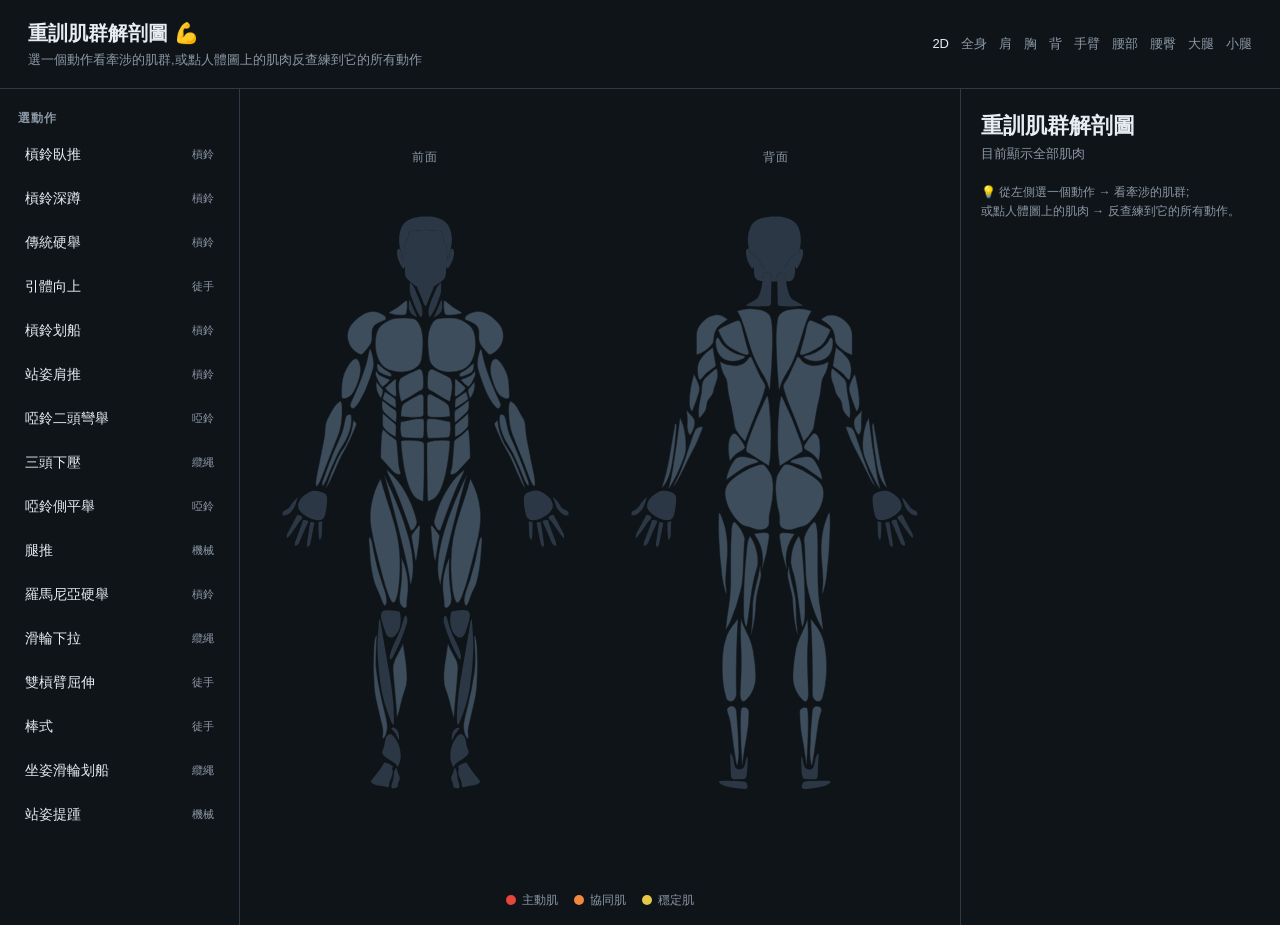
<file: index.html>
<!DOCTYPE html>
<html lang="zh-Hant">
<head>
  <meta charset="UTF-8">
  <meta name="viewport" content="width=device-width, initial-scale=1.0">
  <title>重訓肌群解剖圖</title>
  <link rel="stylesheet" href="style.css">
</head>
<body>
  <header style="display:flex;justify-content:space-between;align-items:center;">
    <div>
      <h1>重訓肌群解剖圖 💪</h1>
      <p>選一個動作看牽涉的肌群,或點人體圖上的肌肉反查練到它的所有動作</p>
    </div>
    <nav class="nav3d">
      <a href="index.html" class="active">2D</a>
      <a href="fullbody3d.html">全身</a>
      <a href="shoulder3d.html">肩</a>
      <a href="chest3d.html">胸</a>
      <a href="back3d.html">背</a>
      <a href="arm3d.html">手臂</a>
      <a href="waist3d.html">腰部</a>
      <a href="waistglute3d.html">腰臀</a>
      <a href="thigh3d.html">大腿</a>
      <a href="calf3d.html">小腿</a>
    </nav>
  </header>

  <div class="layout">
    <!-- 左:動作清單 -->
    <aside class="sidebar">
      <h3>選動作</h3>
      <div id="exercise-list"></div>
    </aside>

    <!-- 中:人體圖(前/後視圖並排) -->
    <main class="stage">
      <div id="body-container"></div>
      <div class="legend">
        <span><i class="dot primary" style="width:10px;height:10px;border-radius:50%;margin-right:6px"></i>主動肌</span>
        <span><i class="dot synergist" style="width:10px;height:10px;border-radius:50%;margin-right:6px"></i>協同肌</span>
        <span><i class="dot stabilizer" style="width:10px;height:10px;border-radius:50%;margin-right:6px"></i>穩定肌</span>
      </div>
    </main>

    <!-- 右:資訊面板 -->
    <aside class="panel-wrap">
      <div id="panel"></div>
    </aside>
  </div>

  <script type="module" src="app.js"></script>
</body>
</html>
</file>
<file: style.css>
:root {
  --bg: #0f1419;
  --panel-bg: #1a2129;
  --card: #222b35;
  --border: #2e3a46;
  --text: #e6edf3;
  --text-dim: #8b98a5;

  /* 三色語意:主動 / 協同 / 穩定 */
  --primary: #e8453c;
  --synergist: #f0883e;
  --stabilizer: #e3c84a;

  --base-fill: #2b3744;
  --muscle-fill: #3d4d5c;
}

* { box-sizing: border-box; margin: 0; padding: 0; }

body {
  font-family: -apple-system, "PingFang TC", "Microsoft JhengHei", sans-serif;
  background: var(--bg);
  color: var(--text);
  line-height: 1.5;
}

header {
  padding: 18px 28px;
  border-bottom: 1px solid var(--border);
}
header h1 { font-size: 20px; font-weight: 700; }
header p { font-size: 13px; color: var(--text-dim); margin-top: 2px; }

/* 頂部導覽(2D / 3D 各頁共用) */
.nav3d { display: flex; gap: 12px; font-size: 13px; }
.nav3d a { color: var(--text-dim); text-decoration: none; }
.nav3d a:hover, .nav3d a.active { color: var(--text); }

.layout {
  display: grid;
  grid-template-columns: 240px 1fr 320px;
  gap: 0;
  height: calc(100vh - 64px);
}

/* ---------- 左欄:動作清單 ---------- */
.sidebar {
  border-right: 1px solid var(--border);
  overflow-y: auto;
  padding: 12px;
}
.sidebar h3 { font-size: 12px; color: var(--text-dim); text-transform: uppercase; letter-spacing: 1px; margin: 8px 6px; }
.ex-item {
  display: flex; justify-content: space-between; align-items: center;
  width: 100%; padding: 10px 12px; margin-bottom: 4px;
  background: transparent; border: 1px solid transparent; border-radius: 8px;
  color: var(--text); cursor: pointer; text-align: left; font-size: 14px;
  transition: background .12s, border-color .12s;
}
.ex-item:hover { background: var(--card); }
.ex-item.active { background: var(--card); border-color: var(--primary); }
.ex-name { font-weight: 500; }
.ex-meta { font-size: 11px; color: var(--text-dim); }

/* ---------- 中欄:人體圖(前/後視圖並排) ---------- */
.stage {
  display: flex; flex-direction: column; align-items: center; justify-content: center;
  padding: 16px; overflow: hidden;
}
#body-container { flex: 1; display: flex; align-items: center; justify-content: center; gap: 18px; width: 100%; }
.figure { display: flex; flex-direction: column; align-items: center; }
.fig-cap { font-size: 12px; color: var(--text-dim); letter-spacing: 1px; margin-bottom: 6px; }
/* 兩張圖並排:用高度為主,並以欄寬(扣掉左右欄)為上限,避免互相擠壓 */
.body-svg { height: min(74vh, calc(100vw - 600px)); width: auto; }

/* 中性底圖 */
.base path, .base circle, .base ellipse { fill: var(--base-fill); }

/* 肌肉預設 */
.muscle {
  fill: var(--muscle-fill);
  stroke: #161d24; stroke-width: 1;
  cursor: pointer;
  transition: fill .15s, opacity .15s;
}
.muscle:hover { fill: #51677a; }

/* 三色狀態 */
.muscle.primary    { fill: var(--primary); }
.muscle.synergist  { fill: var(--synergist); }
.muscle.stabilizer { fill: var(--stabilizer); }
.muscle.selected   { fill: #4aa3e8; stroke: #fff; stroke-width: 2; }

/* ---------- 右欄:資訊面板 ---------- */
.panel-wrap { border-left: 1px solid var(--border); overflow-y: auto; padding: 20px; }
.panel-head h2 { font-size: 22px; }
.panel-head .sub { font-size: 13px; color: var(--text-dim); margin-top: 2px; margin-bottom: 16px; }

.panel-row { margin-bottom: 14px; }
.panel-label { display: flex; align-items: center; font-size: 13px; color: var(--text-dim); margin-bottom: 6px; }
.dot { width: 10px; height: 10px; border-radius: 50%; margin-right: 7px; display: inline-block; }
.chips { display: flex; flex-wrap: wrap; gap: 6px; }
.chip {
  font-size: 13px; padding: 4px 11px; border-radius: 14px;
  background: var(--card); color: var(--text);
}
.dot.primary, .chip.primary    { background: var(--primary); color: #fff; }
.dot.synergist, .chip.synergist { background: var(--synergist); color: #1a1206; }
.dot.stabilizer, .chip.stabilizer { background: var(--stabilizer); color: #1a1206; }

.hint { font-size: 12px; color: var(--text-dim); margin-top: 20px; line-height: 1.6; }
.panel-count { font-size: 13px; color: var(--text-dim); margin-bottom: 12px; }

/* 反查結果 */
.ex-results { display: flex; flex-direction: column; gap: 6px; }
.ex-result {
  display: flex; justify-content: space-between; align-items: center;
  padding: 10px 12px; background: var(--card); border: 1px solid var(--border);
  border-radius: 8px; cursor: pointer; color: var(--text); font-size: 14px;
}
.ex-result:hover { border-color: var(--text-dim); }
.ex-result-name { font-weight: 500; }

/* Tooltip */
#tooltip {
  position: fixed; display: none; z-index: 100;
  background: #000; color: #fff; padding: 5px 10px;
  border-radius: 6px; font-size: 12px; pointer-events: none; white-space: nowrap;
}

/* 圖例 */
.legend { display: flex; gap: 16px; margin-top: 10px; font-size: 12px; color: var(--text-dim); }
.legend span { display: flex; align-items: center; }

@media (max-width: 820px) {
  header { padding: 14px 18px; flex-wrap: wrap; gap: 8px; }
  header h1 { font-size: 18px; }
  .nav3d { width: 100%; overflow-x: auto; -webkit-overflow-scrolling: touch; }
  .nav3d a { flex: 0 0 auto; }

  /* 比照 3D:單欄直向堆疊,用 order 重排
     ① 人體圖(前/後視圖)→ ② 選動作區塊 → ③ 細部解說 */
  .layout { display: flex; flex-direction: column; height: auto; }

  /* ① 前/後視圖並排在最上。手機改用寬度為主(各 ~44vw),兩張並排剛好塞滿 */
  .stage { order: 1; padding: 12px; overflow: visible; }
  #body-container { width: 100%; gap: 8px; }
  .body-svg { width: 44vw; height: auto; max-height: none; }

  /* ② 選動作:做成跟 3D 一樣的晶片區塊 */
  .sidebar { order: 2; overflow: visible; border-right: none; border-top: 1px solid var(--border); padding: 14px 16px; }
  .sidebar h3 { display: block; margin: 0 0 8px; }
  #exercise-list { display: flex; flex-wrap: wrap; gap: 6px; }
  .ex-item { width: auto; flex: 0 0 auto; margin: 0; padding: 6px 12px; font-size: 13px;
             background: var(--card); border: 1px solid var(--border); border-radius: 16px; }
  .ex-item.active { background: #2a333d; border-color: var(--primary); }
  .ex-meta { display: none; }

  /* ③ 細部解說 */
  .panel-wrap { order: 3; border-left: none; border-top: 1px solid var(--border); padding: 16px; }
}
</file>
